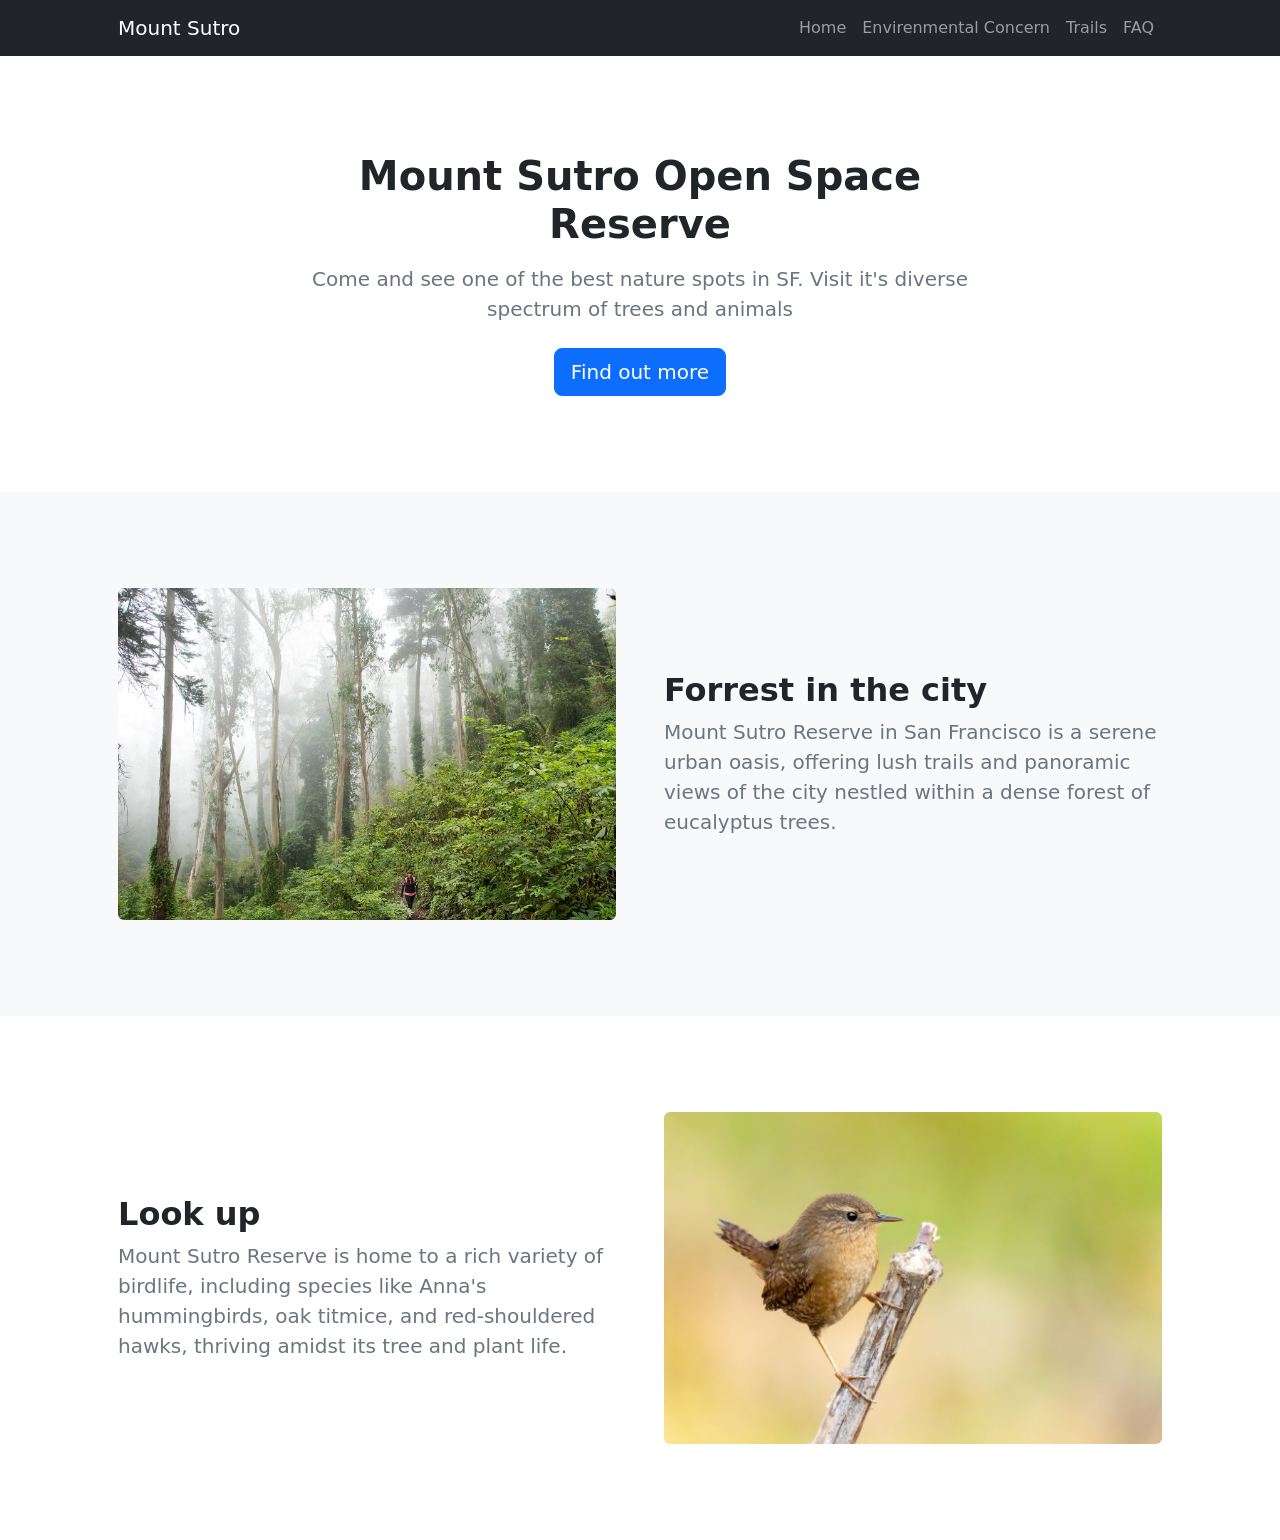
<file: index.html>
<!DOCTYPE html>
<html lang="en">
    <head>
        <meta charset="utf-8" />
        <meta name="viewport" content="width=device-width, initial-scale=1, shrink-to-fit=no" />
        <meta name="description" content="" />
        <meta name="author" content="" />
        <title>Home</title>
        <!-- Favicon-->
        <link rel="icon" type="image/x-icon" href="assets/favicon.ico" />
        <!-- Bootstrap icons-->
        <link href="https://cdn.jsdelivr.net/npm/bootstrap-icons@1.5.0/font/bootstrap-icons.css" rel="stylesheet" />
        <!-- Core theme CSS (includes Bootstrap)-->
        <link href="css/styles.css" rel="stylesheet" />
    </head>
    <body class="d-flex flex-column">
        <main class="flex-shrink-0">
            <!-- Navigation-->
            <nav class="navbar navbar-expand-lg navbar-dark bg-dark">
                <div class="container px-5">
                    <a class="navbar-brand" href="index.html">Mount Sutro</a>
                    <button class="navbar-toggler" type="button" data-bs-toggle="collapse" data-bs-target="#navbarSupportedContent" aria-controls="navbarSupportedContent" aria-expanded="false" aria-label="Toggle navigation"><span class="navbar-toggler-icon"></span></button>
                    <div class="collapse navbar-collapse" id="navbarSupportedContent">
                        <ul class="navbar-nav ms-auto mb-2 mb-lg-0">
                          
                            <li class="nav-item"><a class="nav-link" href="index.html">Home</a></li>
                            <li class="nav-item"><a class="nav-link" href="EnvirenmentalConcern.html">Envirenmental Concern</a></li>
                            <li class="nav-item"><a class="nav-link" href="Trails.html">Trails</a></li>
                            <li class="nav-item"><a class="nav-link" href="faq.html">FAQ</a></li>
                            
                                
                            
                            
                        </ul>
                    </div>
                </div>
            </nav>
            <!-- Header-->
            <header class="py-5">
                <div class="container px-5">
                    <div class="row justify-content-center">
                        <div class="col-lg-8 col-xxl-6">
                            <div class="text-center my-5">
                                <h1 class="fw-bolder mb-3">Mount Sutro Open Space Reserve</h1>
                                <p class="lead fw-normal text-muted mb-4">Come and see one of the best nature spots in SF. Visit it's diverse spectrum of trees and animals</p>
                                <a class="btn btn-primary btn-lg" href="#scroll-target">Find out more</a>
                            </div>
                        </div>
                    </div>
                </div>
            </header>
            <!-- About section one-->
            <section class="py-5 bg-light" id="scroll-target">
                <div class="container px-5 my-5">
                    <div class="row gx-5 align-items-center">
                        <div class="col-lg-6"><img class="img-fluid rounded mb-5 mb-lg-0" src="assets/mount-sutro-forest-sutro-steward-walking-through-trees.jpg" alt="..." /></div>
                        <div class="col-lg-6">
                            <h2 class="fw-bolder">Forrest in the city</h2>
                            <p class="lead fw-normal text-muted mb-0">Mount Sutro Reserve in San Francisco is a serene urban oasis, offering lush trails and panoramic views of the city nestled within a dense forest of eucalyptus trees.</p>
                        </div>
                    </div>
                </div>
            </section>
            <!-- About section two-->
            <section class="py-5">
                <div class="container px-5 my-5">
                    <div class="row gx-5 align-items-center">
                        <div class="col-lg-6 order-first order-lg-last"><img class="img-fluid rounded mb-5 mb-lg-0" src="assets/48982732366_9c5c067ce6_k.jpg" alt="..." /></div>
                        <div class="col-lg-6">
                            <h2 class="fw-bolder">Look up</h2>
                            <p class="lead fw-normal text-muted mb-0">Mount Sutro Reserve is home to a rich variety of birdlife, including species like Anna's hummingbirds, oak titmice, and red-shouldered hawks, thriving amidst its tree and plant life.</p>
                        </div>
                    </div>
                </div>
            </section>
            <!-- Team members section-->
            
        </footer>
        <!-- Bootstrap core JS-->
        <script src="https://cdn.jsdelivr.net/npm/bootstrap@5.2.3/dist/js/bootstrap.bundle.min.js"></script>
        <!-- Core theme JS-->
        <script src="js/scripts.js"></script>
    </body>
</html>
</file>
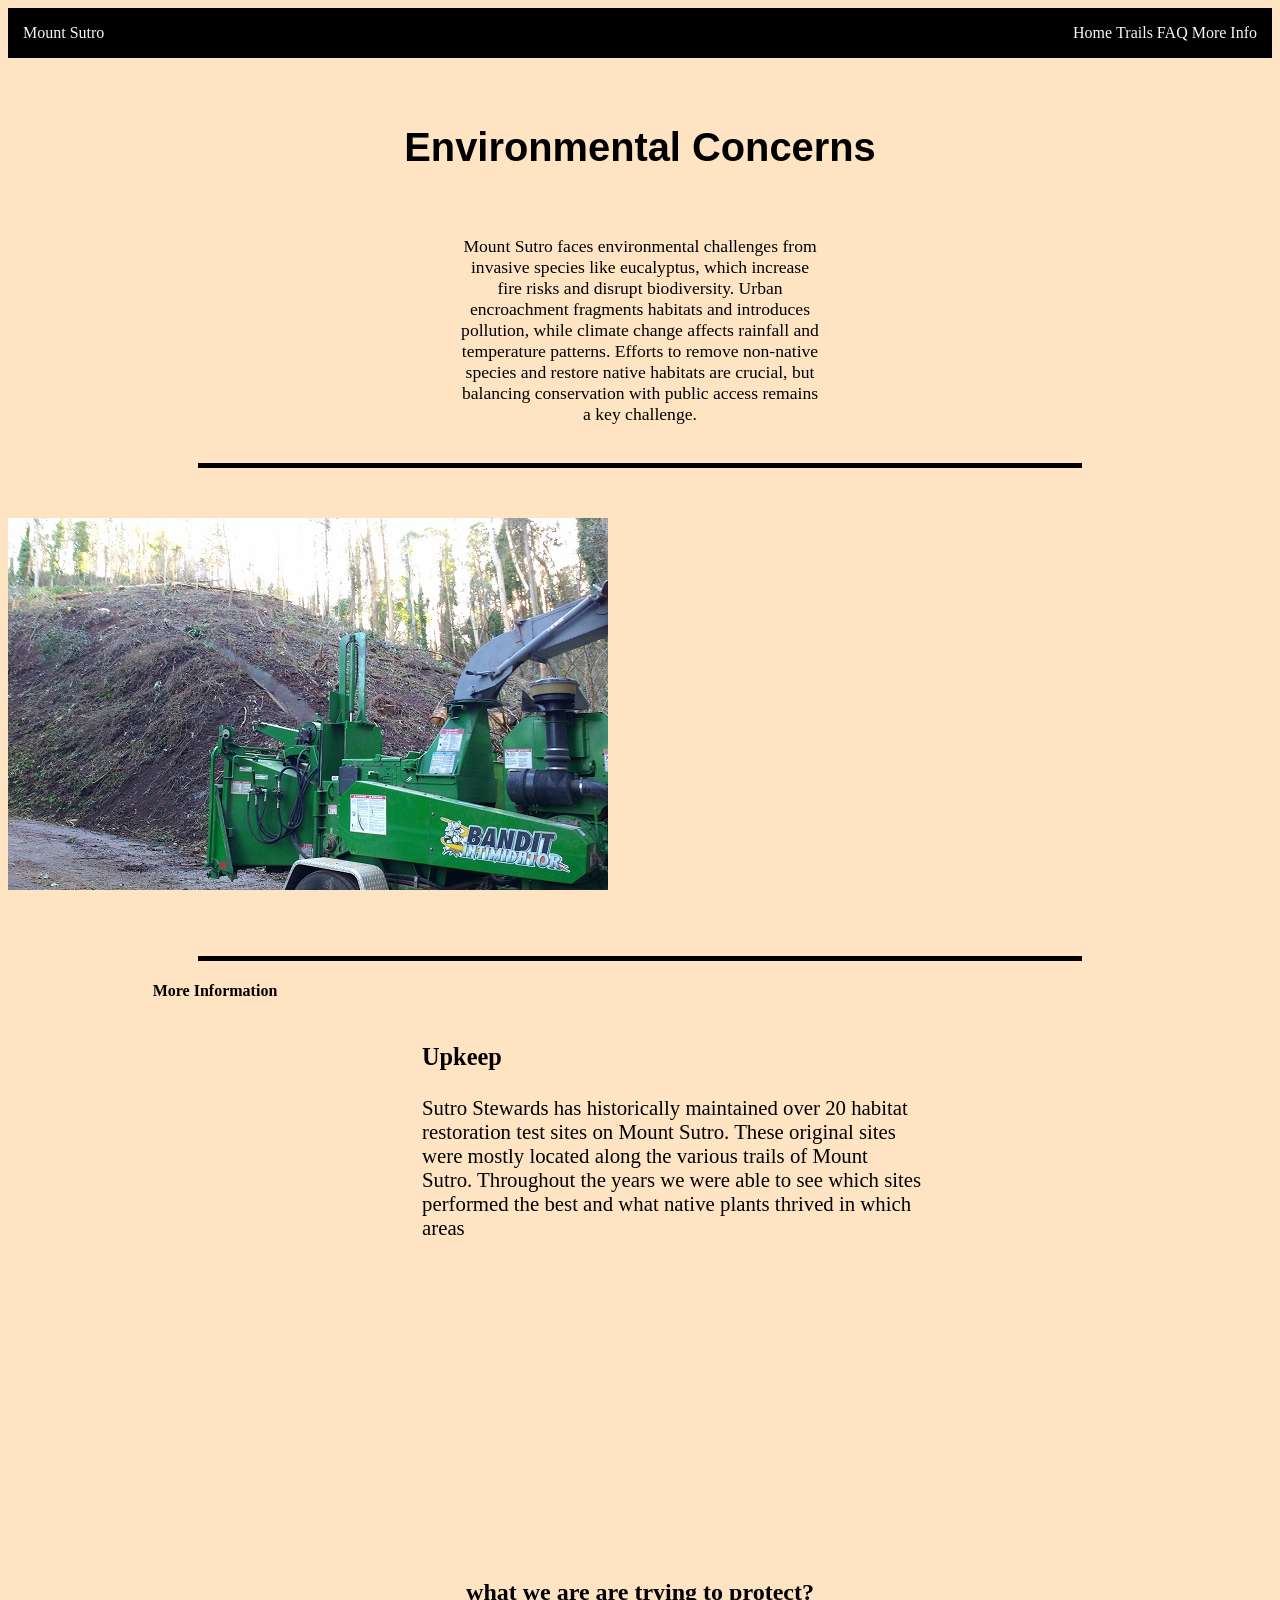
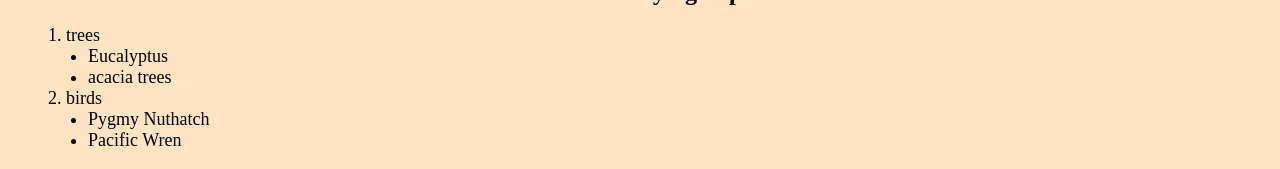
<file: EnvirenmentalConcern.html>
<!DOCTYPE html>
<html>
    <head>
        <link href="css/Scratch.css" rel="stylesheet" />
        <title>Environmental Concern</title>
    </head>
    <body class = "body">
        <div class = "whole">
        <div class = "VertBar">
            <div class = "title">Mount Sutro</div>
            <ul>
                <li> <a href = "index.html" class = "links">Home</a></li>
                <li><a href = "Trails.html" class = "links">Trails</a></li>
                <li><a href = "faq.html" class = "links">FAQ</a></li>
                <li><a href = "#more" class = "links">More Info</a></li>
            </ul>
        </div>
        <div class = "EC"><h5>Environmental Concerns</h5></div>
        <div class = "Opening">Mount Sutro faces environmental challenges from invasive species like eucalyptus, which increase fire risks and disrupt biodiversity. Urban encroachment fragments habitats and introduces pollution, while climate change affects rainfall and temperature patterns. Efforts to remove non-native species and restore native habitats are crucial, but balancing conservation with public access remains a key challenge.</div>
        <div class = "border"></div>
        <div class = "pic">
            <img src = "assets/sutro-forest-tree-destruction-bandit-intimidator-jan-2021-600px.jpg" class="img">
        </div>
        <div class = "pictext">
            <h3>Upkeep</h3>
            Sutro Stewards has historically maintained over 20 habitat restoration test sites on Mount Sutro. These original sites were mostly located along the various trails of Mount Sutro. Throughout the years we were able to see which sites performed the best and what native plants thrived in which areas
        </div>
        <div class="vidINT">
            <div class = "border"></div>
            <h4 id="more">More Information</h4>
        </div>
        <div class = "video">
            <iframe width="560" height="315" src="https://www.youtube.com/embed/KCUV8a22_QE?si=NvLEzBiF4wUk-Eph" title="YouTube video player" frameborder="0" allow="accelerometer; autoplay; clipboard-write; encrypted-media; gyroscope; picture-in-picture; web-share" referrerpolicy="strict-origin-when-cross-origin" allowfullscreen></iframe>
        </div>
        <div class = "blist"><h2>what we are are trying to protect?</h5></div>
        <div class = "list">
            <ol class = "list">
                <li class = "list">1. trees</li>
                <ul>
                    <li class="listul">Eucalyptus</li>
                    <li class="listul">acacia trees</li>
                </ul>
                <li class = "list">2. birds</li>
                <ul>
                    <li class="listul">Pygmy Nuthatch</li>
                    <li class="listul">Pacific Wren</li>
                </ul>
            </ol>
        </div>
        </div>

    </body>
    </html>
</file>
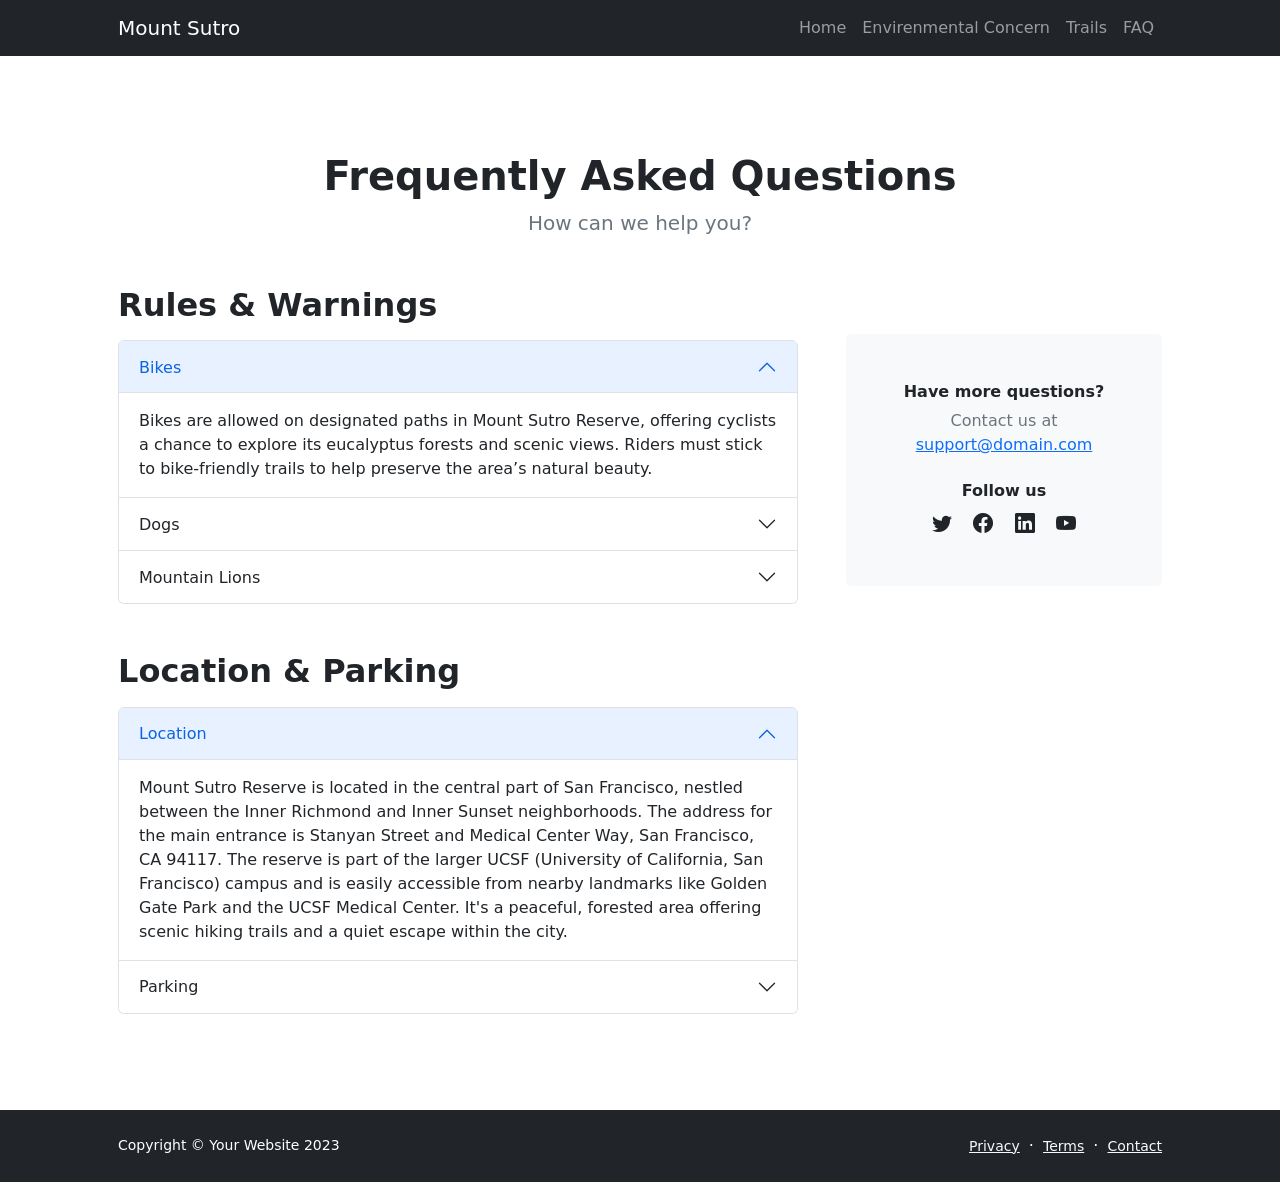
<file: faq.html>
<!DOCTYPE html>
<html lang="en">
    <head>
        <meta charset="utf-8" />
        <meta name="viewport" content="width=device-width, initial-scale=1, shrink-to-fit=no" />
        <meta name="description" content="" />
        <meta name="author" content="" />
        <title>FAQ</title>
        <!-- Favicon-->
        <link rel="icon" type="image/x-icon" href="assets/favicon.ico" />
        <!-- Bootstrap icons-->
        <link href="https://cdn.jsdelivr.net/npm/bootstrap-icons@1.5.0/font/bootstrap-icons.css" rel="stylesheet" />
        <!-- Core theme CSS (includes Bootstrap)-->
        <link href="css/styles.css" rel="stylesheet" />
    </head>
    <body class="d-flex flex-column h-100">
        <main class="flex-shrink-0">
            <!-- Navigation-->
            <nav class="navbar navbar-expand-lg navbar-dark bg-dark">
                <div class="container px-5">
                    <a class="navbar-brand" href="index.html">Mount Sutro</a>
                    <button class="navbar-toggler" type="button" data-bs-toggle="collapse" data-bs-target="#navbarSupportedContent" aria-controls="navbarSupportedContent" aria-expanded="false" aria-label="Toggle navigation"><span class="navbar-toggler-icon"></span></button>
                    <div class="collapse navbar-collapse" id="navbarSupportedContent">
                        <ul class="navbar-nav ms-auto mb-2 mb-lg-0">
                            <li class="nav-item"><a class="nav-link" href="index.html">Home</a></li>
                            <li class="nav-item"><a class="nav-link" href="EnvirenmentalConcern.html">Envirenmental Concern</a></li>
                            <li class="nav-item"><a class="nav-link" href="Trails.html">Trails</a></li>
                            <li class="nav-item"><a class="nav-link" href="faq.html">FAQ</a></li>
                            </ul>
                    </div>
                </div>
            </nav>
            <!-- Page Content-->
            <section class="py-5">
                <div class="container px-5 my-5">
                    <div class="text-center mb-5">
                        <h1 class="fw-bolder">Frequently Asked Questions</h1>
                        <p class="lead fw-normal text-muted mb-0">How can we help you?</p>
                    </div>
                    <div class="row gx-5">
                        <div class="col-xl-8">
                            <!-- FAQ Accordion 1-->
                            <h2 class="fw-bolder mb-3">Rules &amp; Warnings</h2>
                            <div class="accordion mb-5" id="accordionExample">
                                <div class="accordion-item">
                                    <h3 class="accordion-header" id="headingOne"><button class="accordion-button" type="button" data-bs-toggle="collapse" data-bs-target="#collapseOne" aria-expanded="true" aria-controls="collapseOne">Bikes</button></h3>
                                    <div class="accordion-collapse collapse show" id="collapseOne" aria-labelledby="headingOne" data-bs-parent="#accordionExample">
                                        <div class="accordion-body">
                                            Bikes are allowed on designated paths in Mount Sutro Reserve, offering cyclists a chance to explore its eucalyptus forests and scenic views. Riders must stick to bike-friendly trails to help preserve the area’s natural beauty.
                                        </div>
                                    </div>
                                </div>
                                <div class="accordion-item">
                                    <h3 class="accordion-header" id="headingTwo"><button class="accordion-button collapsed" type="button" data-bs-toggle="collapse" data-bs-target="#collapseTwo" aria-expanded="false" aria-controls="collapseTwo">Dogs</button></h3>
                                    <div class="accordion-collapse collapse" id="collapseTwo" aria-labelledby="headingTwo" data-bs-parent="#accordionExample">
                                        <div class="accordion-body">
                                            Dogs are allowed on-leash in Mount Sutro Reserve, giving pet owners a chance to enjoy the trails together. Leash rules help protect wildlife and ensure a pleasant experience for all visitors.
                                        </div>
                                    </div>
                                </div>
                                <div class="accordion-item">
                                    <h3 class="accordion-header" id="headingThree"><button class="accordion-button collapsed" type="button" data-bs-toggle="collapse" data-bs-target="#collapseThree" aria-expanded="false" aria-controls="collapseThree">Mountain Lions</button></h3>
                                    <div class="accordion-collapse collapse" id="collapseThree" aria-labelledby="headingThree" data-bs-parent="#accordionExample">
                                        <div class="accordion-body">
                                            Be cautious of mountain lines in Mount Sutro Reserve. While rare, these animals can be found in the area, and it’s important to stay alert. Keep a safe distance, avoid surprising them, and make sure to keep pets on a leash for safety.
                                        </div>
                                    </div>
                                </div>
                            </div>
                            <!-- FAQ Accordion 2-->
                            <h2 class="fw-bolder mb-3">Location &amp; Parking</h2>
                            <div class="accordion mb-5 mb-xl-0" id="accordionExample2">
                                <div class="accordion-item">
                                    <h3 class="accordion-header" id="headingOne"><button class="accordion-button" type="button" data-bs-toggle="collapse" data-bs-target="#collapseOne2" aria-expanded="true" aria-controls="collapseOne2">Location</button></h3>
                                    <div class="accordion-collapse collapse show" id="collapseOne2" aria-labelledby="headingOne" data-bs-parent="#accordionExample2">
                                        <div class="accordion-body">
                                            Mount Sutro Reserve is located in the central part of San Francisco, nestled between the Inner Richmond and Inner Sunset neighborhoods. The address for the main entrance is Stanyan Street and Medical Center Way, San Francisco, CA 94117. The reserve is part of the larger UCSF (University of California, San Francisco) campus and is easily accessible from nearby landmarks like Golden Gate Park and the UCSF Medical Center. It's a peaceful, forested area offering scenic hiking trails and a quiet escape within the city.
                                        </div>
                                    </div>
                                </div>
                                <div class="accordion-item">
                                    <h3 class="accordion-header" id="headingTwo"><button class="accordion-button collapsed" type="button" data-bs-toggle="collapse" data-bs-target="#collapseTwo2" aria-expanded="false" aria-controls="collapseTwo2">Parking</button></h3>
                                    <div class="accordion-collapse collapse" id="collapseTwo2" aria-labelledby="headingTwo" data-bs-parent="#accordionExample2">
                                        <div class="accordion-body">
                                            Parking at Mount Sutro Reserve in San Francisco can be challenging, as there’s limited street parking in the surrounding residential area. Many visitors opt for public transit, like Muni buses or the N Judah line, which stop nearby. Alternatively, biking is a good option, with racks available near the trails. If you choose to drive, it's best to arrive early to secure a spot, or consider using ride-sharing services like Uber or Lyft. Be sure to check parking signs for restrictions to avoid fines.
                                        </div>
                                    </div>
                                </div>
                                
                            </div>
                        </div>
                        <div class="col-xl-4">
                            <div class="card border-0 bg-light mt-xl-5">
                                <div class="card-body p-4 py-lg-5">
                                    <div class="d-flex align-items-center justify-content-center">
                                        <div class="text-center">
                                            <div class="h6 fw-bolder">Have more questions?</div>
                                            <p class="text-muted mb-4">
                                                Contact us at
                                                <br />
                                                <a href="#!">support@domain.com</a>
                                            </p>
                                            <div class="h6 fw-bolder">Follow us</div>
                                            <a class="fs-5 px-2 link-dark" href="#!"><i class="bi-twitter"></i></a>
                                            <a class="fs-5 px-2 link-dark" href="#!"><i class="bi-facebook"></i></a>
                                            <a class="fs-5 px-2 link-dark" href="#!"><i class="bi-linkedin"></i></a>
                                            <a class="fs-5 px-2 link-dark" href="#!"><i class="bi-youtube"></i></a>
                                        </div>
                                    </div>
                                </div>
                            </div>
                        </div>
                    </div>
                </div>
            </section>
        </main>
        <!-- Footer-->
        <footer class="bg-dark py-4 mt-auto">
            <div class="container px-5">
                <div class="row align-items-center justify-content-between flex-column flex-sm-row">
                    <div class="col-auto"><div class="small m-0 text-white">Copyright &copy; Your Website 2023</div></div>
                    <div class="col-auto">
                        <a class="link-light small" href="#!">Privacy</a>
                        <span class="text-white mx-1">&middot;</span>
                        <a class="link-light small" href="#!">Terms</a>
                        <span class="text-white mx-1">&middot;</span>
                        <a class="link-light small" href="#!">Contact</a>
                    </div>
                </div>
            </div>
        </footer>
        <!-- Bootstrap core JS-->
        <script src="https://cdn.jsdelivr.net/npm/bootstrap@5.2.3/dist/js/bootstrap.bundle.min.js"></script>
        <!-- Core theme JS-->
        <script src="js/scripts.js"></script>
    </body>
</html>
</file>
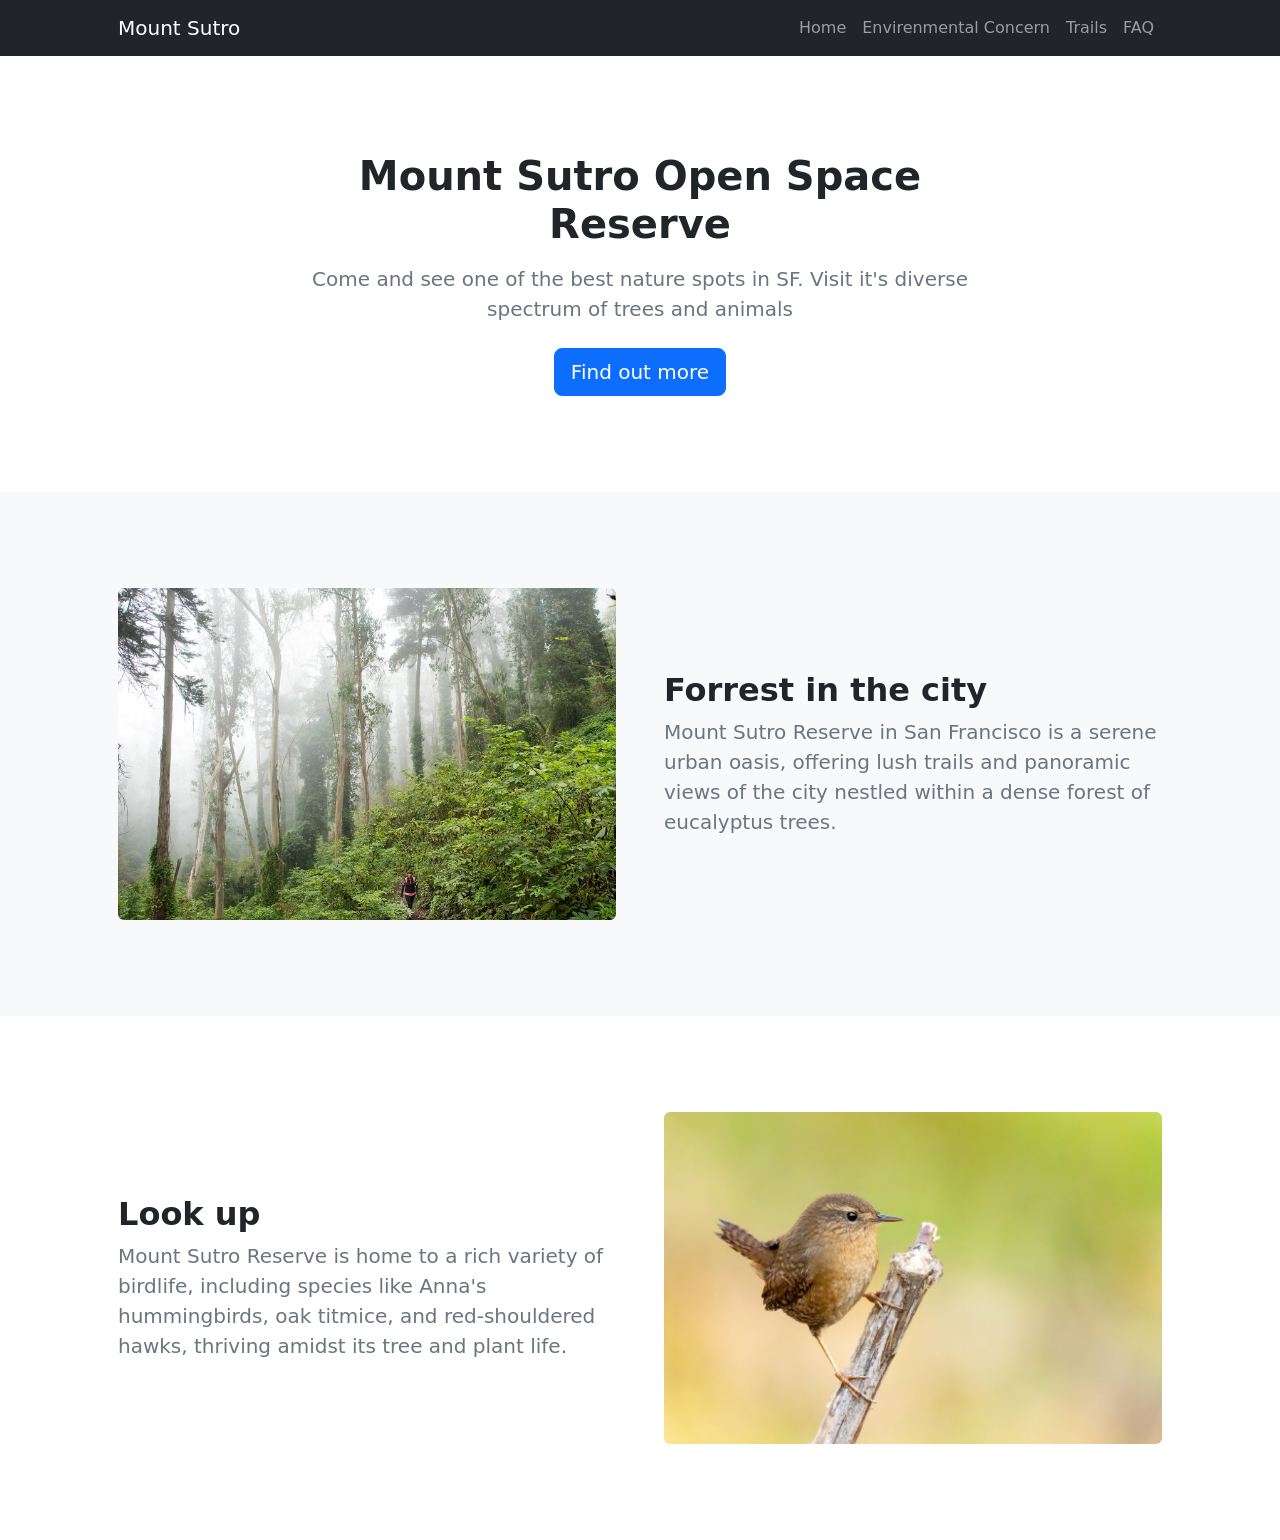
<file: Home.html>
<!DOCTYPE html>
<html lang="en">
    <head>
        <meta charset="utf-8" />
        <meta name="viewport" content="width=device-width, initial-scale=1, shrink-to-fit=no" />
        <meta name="description" content="" />
        <meta name="author" content="" />
        <title>Home</title>
        <!-- Favicon-->
        <link rel="icon" type="image/x-icon" href="assets/favicon.ico" />
        <!-- Bootstrap icons-->
        <link href="https://cdn.jsdelivr.net/npm/bootstrap-icons@1.5.0/font/bootstrap-icons.css" rel="stylesheet" />
        <!-- Core theme CSS (includes Bootstrap)-->
        <link href="css/styles.css" rel="stylesheet" />
    </head>
    <body class="d-flex flex-column">
        <main class="flex-shrink-0">
            <!-- Navigation-->
            <nav class="navbar navbar-expand-lg navbar-dark bg-dark">
                <div class="container px-5">
                    <a class="navbar-brand" href="index.html">Mount Sutro</a>
                    <button class="navbar-toggler" type="button" data-bs-toggle="collapse" data-bs-target="#navbarSupportedContent" aria-controls="navbarSupportedContent" aria-expanded="false" aria-label="Toggle navigation"><span class="navbar-toggler-icon"></span></button>
                    <div class="collapse navbar-collapse" id="navbarSupportedContent">
                        <ul class="navbar-nav ms-auto mb-2 mb-lg-0">
                          
                            <li class="nav-item"><a class="nav-link" href="Home.html">Home</a></li>
                            <li class="nav-item"><a class="nav-link" href="EnvirenmentalConcern.html">Envirenmental Concern</a></li>
                            <li class="nav-item"><a class="nav-link" href="Trails.html">Trails</a></li>
                            <li class="nav-item"><a class="nav-link" href="faq.html">FAQ</a></li>
                            
                                
                            
                            
                        </ul>
                    </div>
                </div>
            </nav>
            <!-- Header-->
            <header class="py-5">
                <div class="container px-5">
                    <div class="row justify-content-center">
                        <div class="col-lg-8 col-xxl-6">
                            <div class="text-center my-5">
                                <h1 class="fw-bolder mb-3">Mount Sutro Open Space Reserve</h1>
                                <p class="lead fw-normal text-muted mb-4">Come and see one of the best nature spots in SF. Visit it's diverse spectrum of trees and animals</p>
                                <a class="btn btn-primary btn-lg" href="#scroll-target">Find out more</a>
                            </div>
                        </div>
                    </div>
                </div>
            </header>
            <!-- About section one-->
            <section class="py-5 bg-light" id="scroll-target">
                <div class="container px-5 my-5">
                    <div class="row gx-5 align-items-center">
                        <div class="col-lg-6"><img class="img-fluid rounded mb-5 mb-lg-0" src="assets/mount-sutro-forest-sutro-steward-walking-through-trees.jpg" alt="..." /></div>
                        <div class="col-lg-6">
                            <h2 class="fw-bolder">Forrest in the city</h2>
                            <p class="lead fw-normal text-muted mb-0">Mount Sutro Reserve in San Francisco is a serene urban oasis, offering lush trails and panoramic views of the city nestled within a dense forest of eucalyptus trees.</p>
                        </div>
                    </div>
                </div>
            </section>
            <!-- About section two-->
            <section class="py-5">
                <div class="container px-5 my-5">
                    <div class="row gx-5 align-items-center">
                        <div class="col-lg-6 order-first order-lg-last"><img class="img-fluid rounded mb-5 mb-lg-0" src="assets/48982732366_9c5c067ce6_k.jpg" alt="..." /></div>
                        <div class="col-lg-6">
                            <h2 class="fw-bolder">Look up</h2>
                            <p class="lead fw-normal text-muted mb-0">Mount Sutro Reserve is home to a rich variety of birdlife, including species like Anna's hummingbirds, oak titmice, and red-shouldered hawks, thriving amidst its tree and plant life.</p>
                        </div>
                    </div>
                </div>
            </section>
            <!-- Team members section-->
            
        </footer>
        <!-- Bootstrap core JS-->
        <script src="https://cdn.jsdelivr.net/npm/bootstrap@5.2.3/dist/js/bootstrap.bundle.min.js"></script>
        <!-- Core theme JS-->
        <script src="js/scripts.js"></script>
    </body>
</html>
</file>
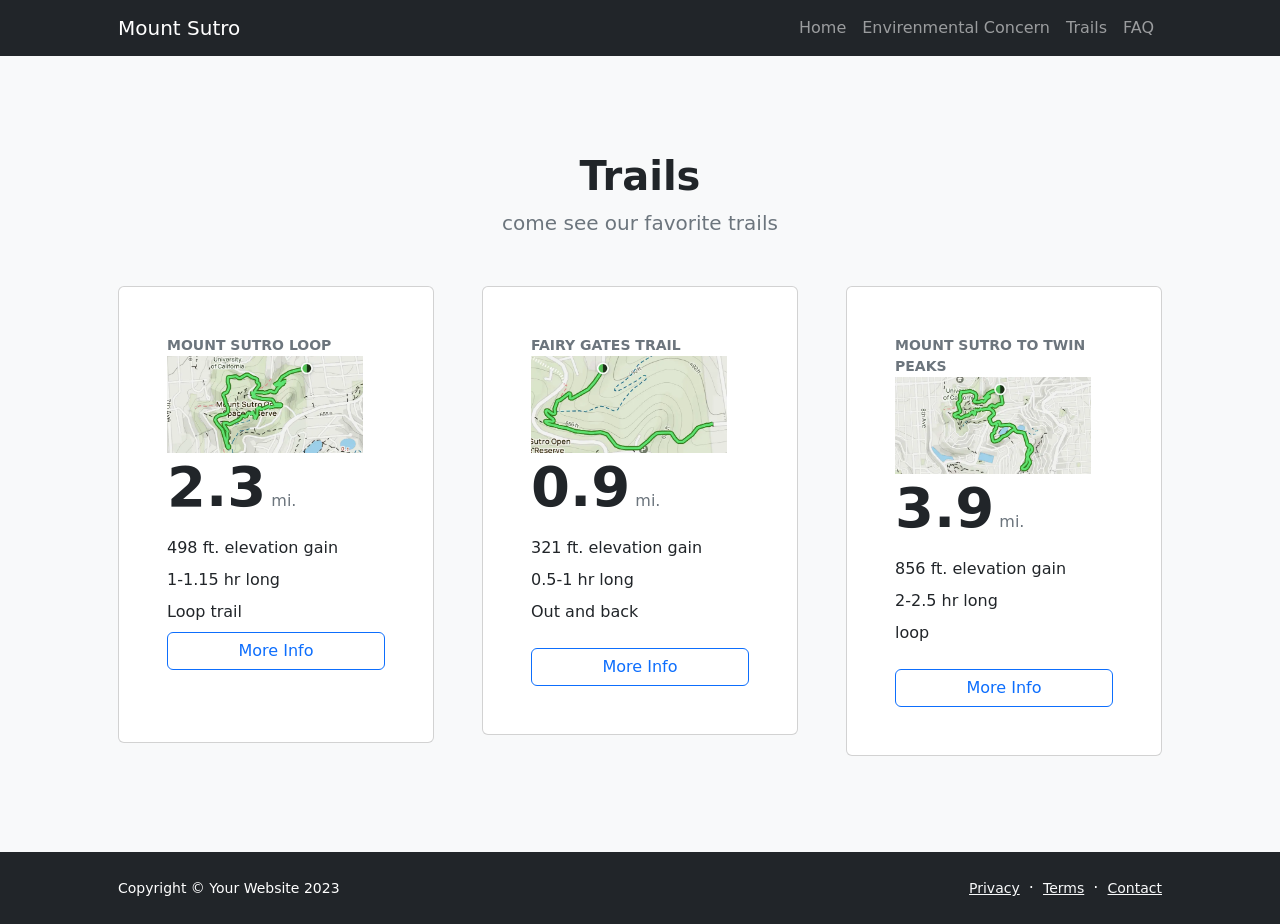
<file: Trails.html>
<!DOCTYPE html>
<html lang="en">
    <head>
        <meta charset="utf-8" />
        <meta name="viewport" content="width=device-width, initial-scale=1, shrink-to-fit=no" />
        <meta name="description" content="" />
        <meta name="author" content="" />
        <title>Trails</title>
        <!-- Favicon-->
        <link rel="icon" type="image/x-icon" href="assets/favicon.ico" />
        <!-- Bootstrap icons-->
        <link href="https://cdn.jsdelivr.net/npm/bootstrap-icons@1.5.0/font/bootstrap-icons.css" rel="stylesheet" />
        <!-- Core theme CSS (includes Bootstrap)-->
        <link href="css/styles.css" rel="stylesheet" />
    </head>
    <body class="d-flex flex-column">
        <main class="flex-shrink-0">
            <!-- Navigation-->
            <nav class="navbar navbar-expand-lg navbar-dark bg-dark">
                <div class="container px-5">
                    <a class="navbar-brand" href="index.html">Mount Sutro</a>
                    <button class="navbar-toggler" type="button" data-bs-toggle="collapse" data-bs-target="#navbarSupportedContent" aria-controls="navbarSupportedContent" aria-expanded="false" aria-label="Toggle navigation"><span class="navbar-toggler-icon"></span></button>
                    <div class="collapse navbar-collapse" id="navbarSupportedContent">
                        <ul class="navbar-nav ms-auto mb-2 mb-lg-0">
                            <li class="nav-item"><a class="nav-link" href="index.html">Home</a></li>
                            <li class="nav-item"><a class="nav-link" href="EnvirenmentalConcern.html">Envirenmental Concern</a></li>
                            <li class="nav-item"><a class="nav-link" href="Trails.html">Trails</a></li>
                            <li class="nav-item"><a class="nav-link" href="faq.html">FAQ</a></li>
                        </ul>
                    </div>
                </div>
            </nav>
            <!-- Pricing section-->
            <section class="bg-light py-5">
                <div class="container px-5 my-5">
                    <div class="text-center mb-5">
                        <h1 class="fw-bolder">Trails</h1>
                        <p class="lead fw-normal text-muted mb-0">come see our favorite trails</p>
                    </div>
                    <div class="row gx-5 justify-content-center">
                        <!-- Pricing card free-->
                        <div class="col-lg-6 col-xl-4">
                            <div class="card mb-5 mb-xl-0">
                                <div class="card-body p-5">
                                    <div class="small text-uppercase fw-bold text-muted">Mount Sutro Loop</div>
                                    <div class="mb-3">
                                        <img src="assets/static_map.webp" class="img-1">
                                        <span class="display-4 fw-bold">2.3</span>
                                        <span class="text-muted">mi.</span>
                                    </div>
                                    <ul class="list-unstyled mb-4">
                                        <li class="mb-2">
                                        
                                            498 ft. elevation gain
                                        </li>
                                        <li class="mb-2">
                                            
                                            1-1.15 hr long
                                        </li>
                                        <li class="mb-2">
                                            
                                            Loop trail
                                        </li>
                                        <div class="d-grid"><a class="btn btn-outline-primary" href="https://www.alltrails.com/trail/us/california/mount-sutro-loop">More Info</a></div>
                                </div>
                            </div>
                        </div>
                        <!-- Pricing card pro-->
                        <div class="col-lg-6 col-xl-4">
                            <div class="card mb-5 mb-xl-0">
                                <div class="card-body p-5">
                                    <div class="small text-uppercase fw-bold text-muted">
                                        Fairy Gates Trail
                                    </div>
                                    <div class="mb-3">
                                        <img src="assets/static_map (1).webp" class="img-1">
                                        <span class="display-4 fw-bold">0.9</span>
                                        <span class="text-muted">mi.</span>
                                    </div>
                                    <ul class="list-unstyled mb-4">
                                        <li class="mb-2">
                                         
                                            321 ft. elevation gain
                                        </li>
                                        <li class="mb-2">
                                            0.5-1 hr long
                                        </li>
                                        <li class="mb-2">
                                            Out and back
                                        </li>
                                        
                                    </ul>
                                    <div class="d-grid"><a class="btn btn-outline-primary" href="https://www.alltrails.com/trail/us/california/fairy-gates-trail">More Info</a></div>
                                </div>
                            </div>
                        </div>
                        <!-- Pricing card enterprise-->
                        <div class="col-lg-6 col-xl-4">
                            <div class="card">
                                <div class="card-body p-5">
                                    <div class="small text-uppercase fw-bold text-muted">
                                        Mount Sutro to Twin Peaks
                                    </div>
                                    <div class="mb-3">
                                        <img src="assets/static_map (2).webp" class="img-1">
                                        <span class="display-4 fw-bold">3.9</span>
                                        <span class="text-muted">mi.</span>
                                    </div>
                                    <ul class="list-unstyled mb-4">
                                        <li class="mb-2">
                                         
                                            856 ft. elevation gain
                                        </li>
                                        <li class="mb-2">
                                            2-2.5 hr long
                                        </li>
                                        <li class="mb-2">
                                            loop
                                        </li>
                                        
                                    </ul>
                                    <div class="d-grid"><a class="btn btn-outline-primary" href="https://www.alltrails.com/trail/us/california/mount-sutro-to-twin-peak">More Info</a></div>
                                </div>
                            </div>
                        </div>
                    </div>
                </div>
            </section>
        </main>
        <!-- Footer-->
        <footer class="bg-dark py-4 mt-auto">
            <div class="container px-5">
                <div class="row align-items-center justify-content-between flex-column flex-sm-row">
                    <div class="col-auto"><div class="small m-0 text-white">Copyright &copy; Your Website 2023</div></div>
                    <div class="col-auto">
                        <a class="link-light small" href="#!">Privacy</a>
                        <span class="text-white mx-1">&middot;</span>
                        <a class="link-light small" href="#!">Terms</a>
                        <span class="text-white mx-1">&middot;</span>
                        <a class="link-light small" href="#!">Contact</a>
                    </div>
                </div>
            </div>
        </footer>
        <!-- Bootstrap core JS-->
        <script src="https://cdn.jsdelivr.net/npm/bootstrap@5.2.3/dist/js/bootstrap.bundle.min.js"></script>
        <!-- Core theme JS-->
        <script src="js/scripts.js"></script>
    </body>
</html>
</file>
<file: css/Scratch.css>
.whole {
    background-color: bisque;
}
.body {
    background-color: bisque;
}
.VertBar {
    background-color: rgb(0, 0, 0);
    padding-right: 15px;
    padding-left: 15px;
    display: flex;
    align-items: center;
    justify-content: space-between;
}

.links {
    list-style: none;
    display: inline-block;
}

.title {
    color: aliceblue;
}
li {
    list-style: disc; display: inline-block;
}
li a{
    text-decoration: none;
    color: aliceblue;
}


.EC {
    font-family: 'Franklin Gothic Medium', 'Arial Narrow', Arial, sans-serif;
    text-align: center;
    font-size: 300%;
}
.Opening {
    text-align: center;
    font-size: 110%;
    padding-left: 450px;
    padding-right: 450px;
}
.pic {
    padding-top: 50px;
    float: left;
}
.pictext {
    font-size: 130%;
    float: right;
    width: 500px;
    padding-right: 350px;
    padding-left: 50;
    padding-top: 125px;
}

.vidINT {
    padding-top: 450px;
    text-align: center;
}
.video {
    margin-left: 32%;
    margin-top: 75px;
}

.border {
   height: 5px;
   margin-top: 3%;
   margin-left: 15%;
   width: 70%;
   background-color: black;
}

.list {
    font-size: large;
    list-style: square;
}

.listul {
    display: list-item;
}

.blist {
    text-align: center;
}
</file>
